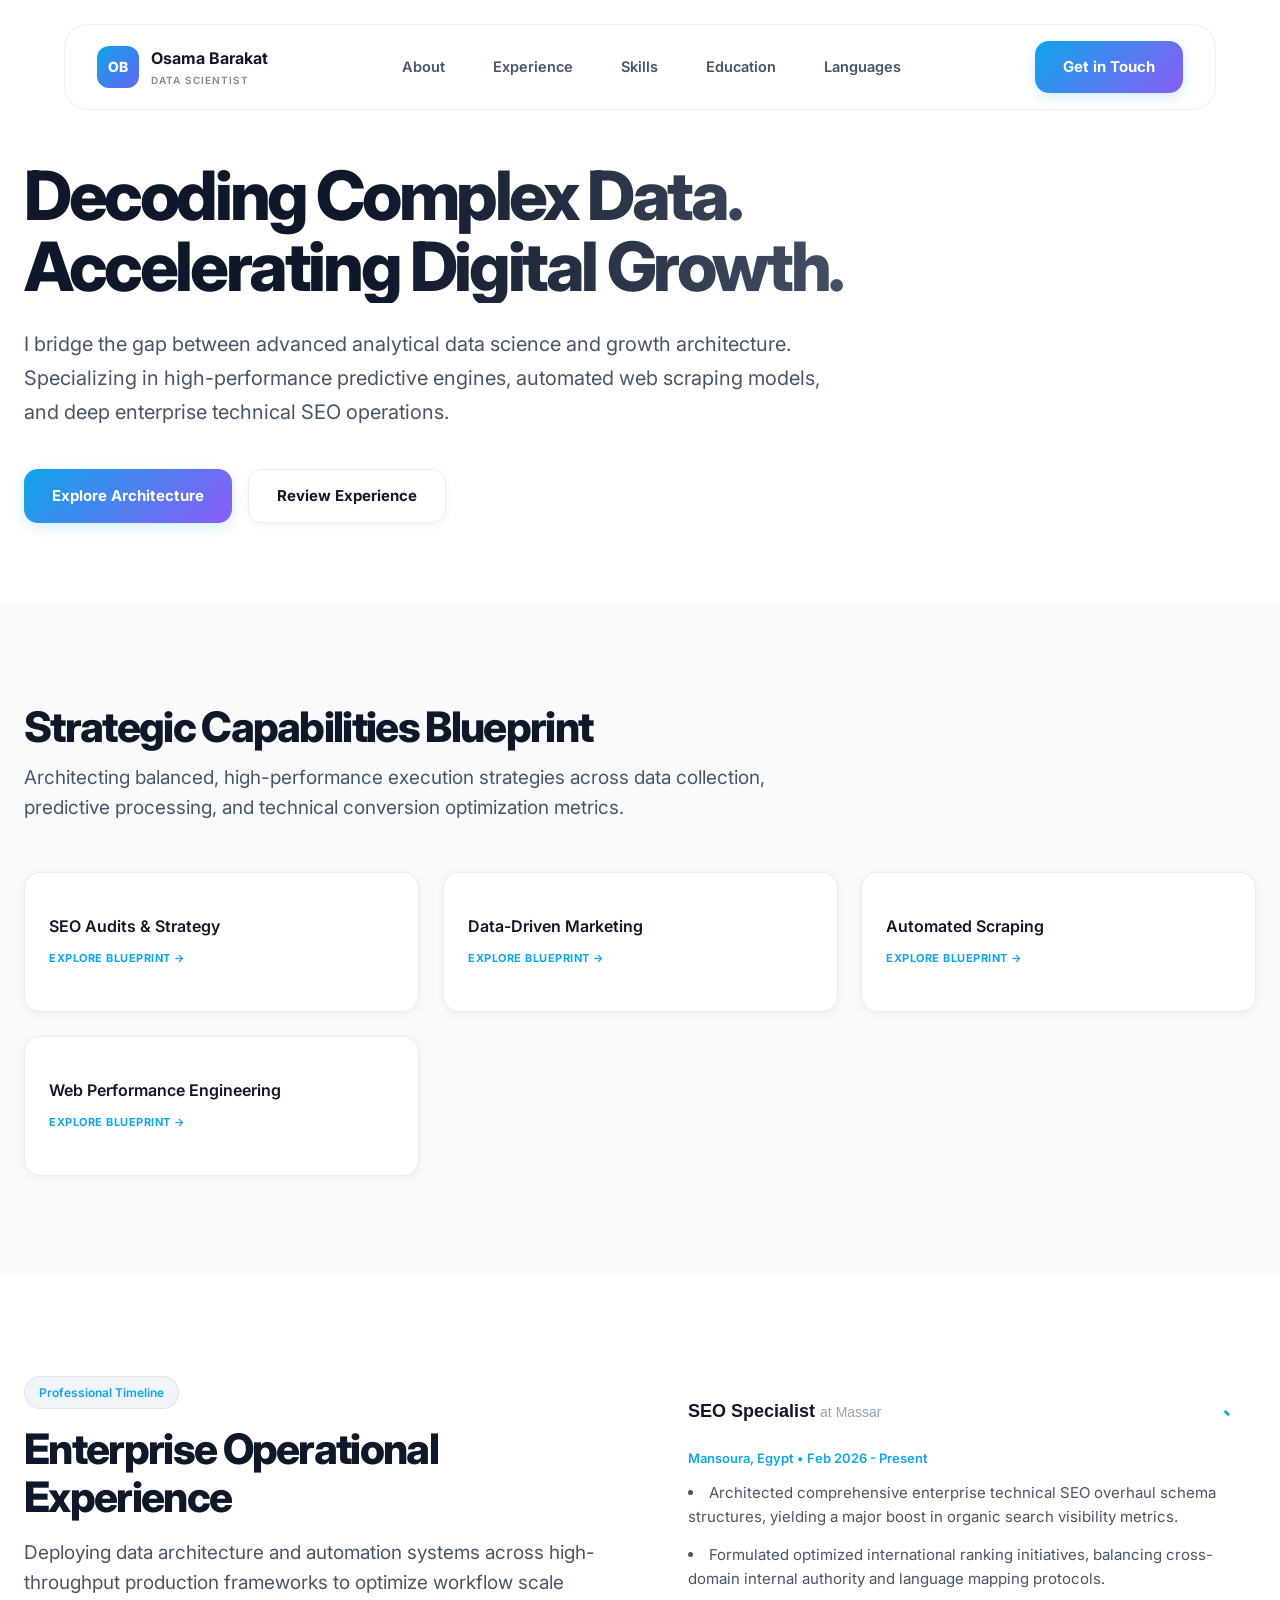
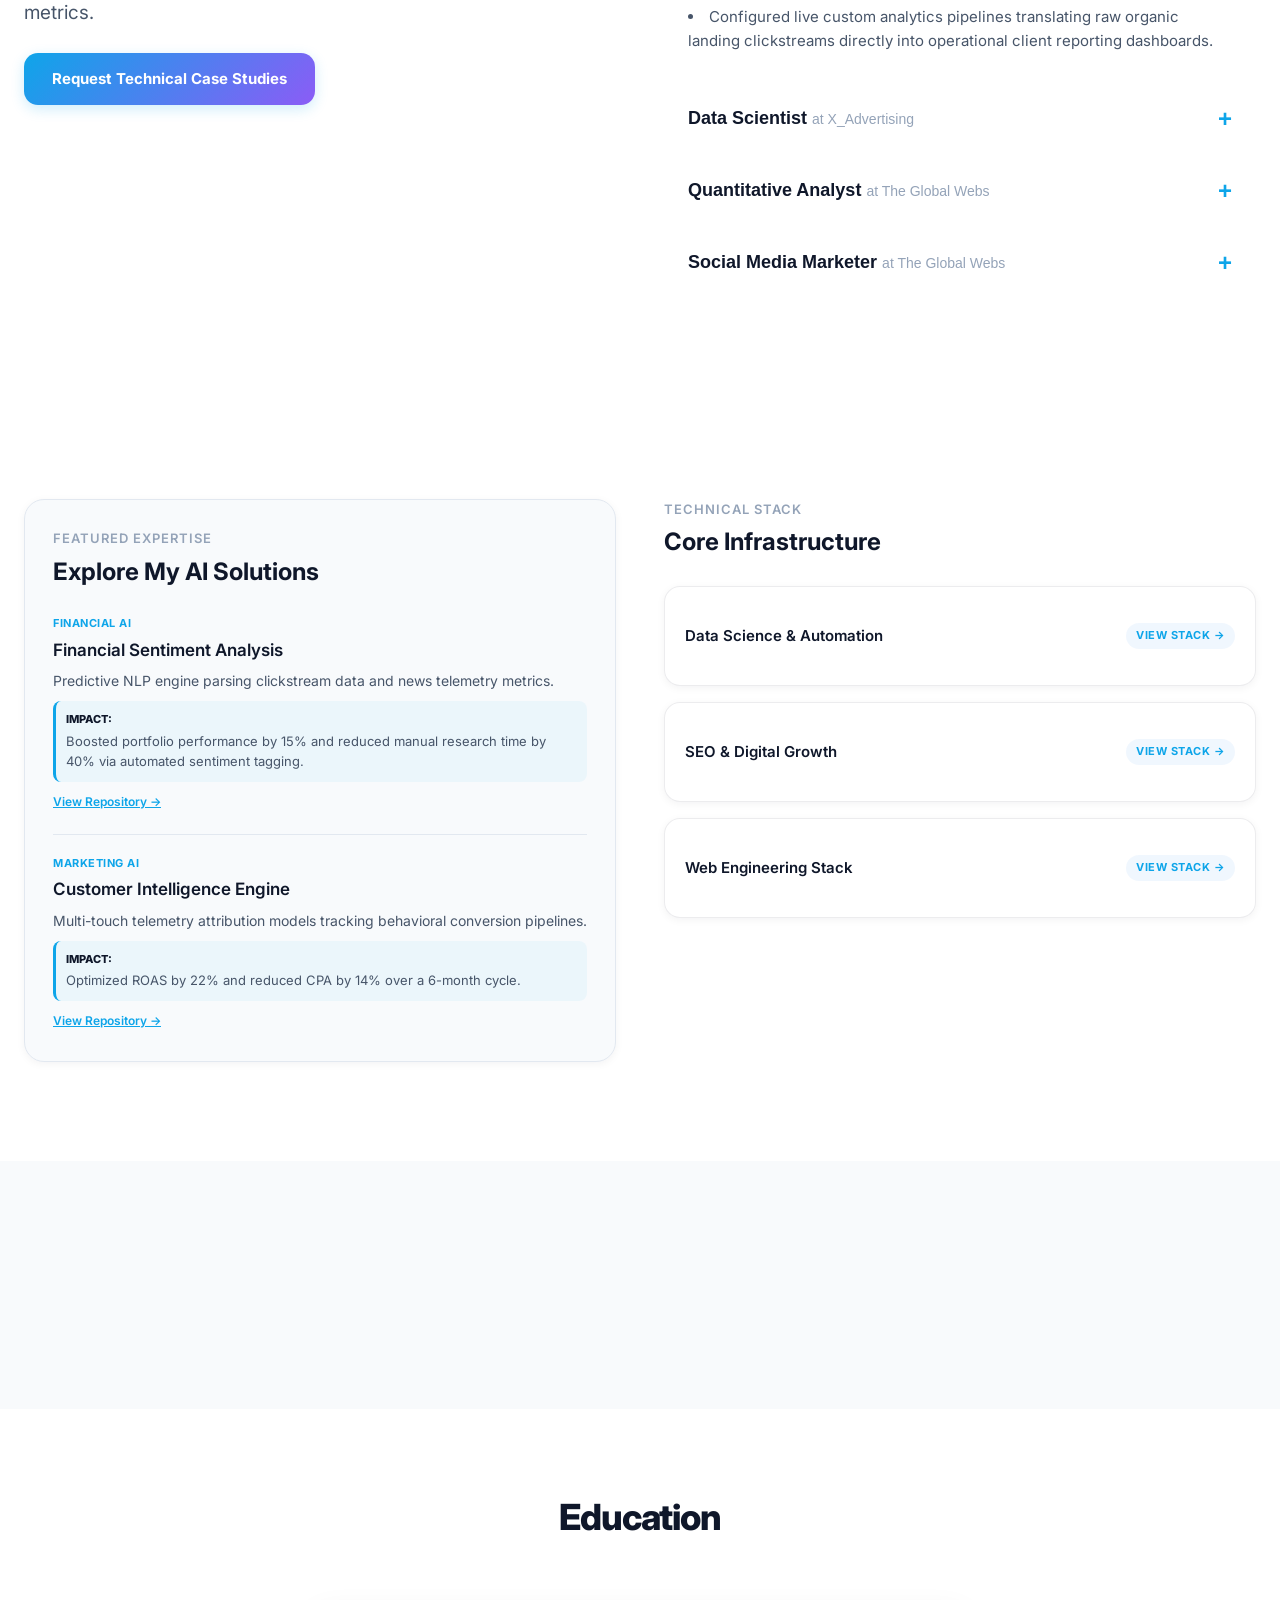
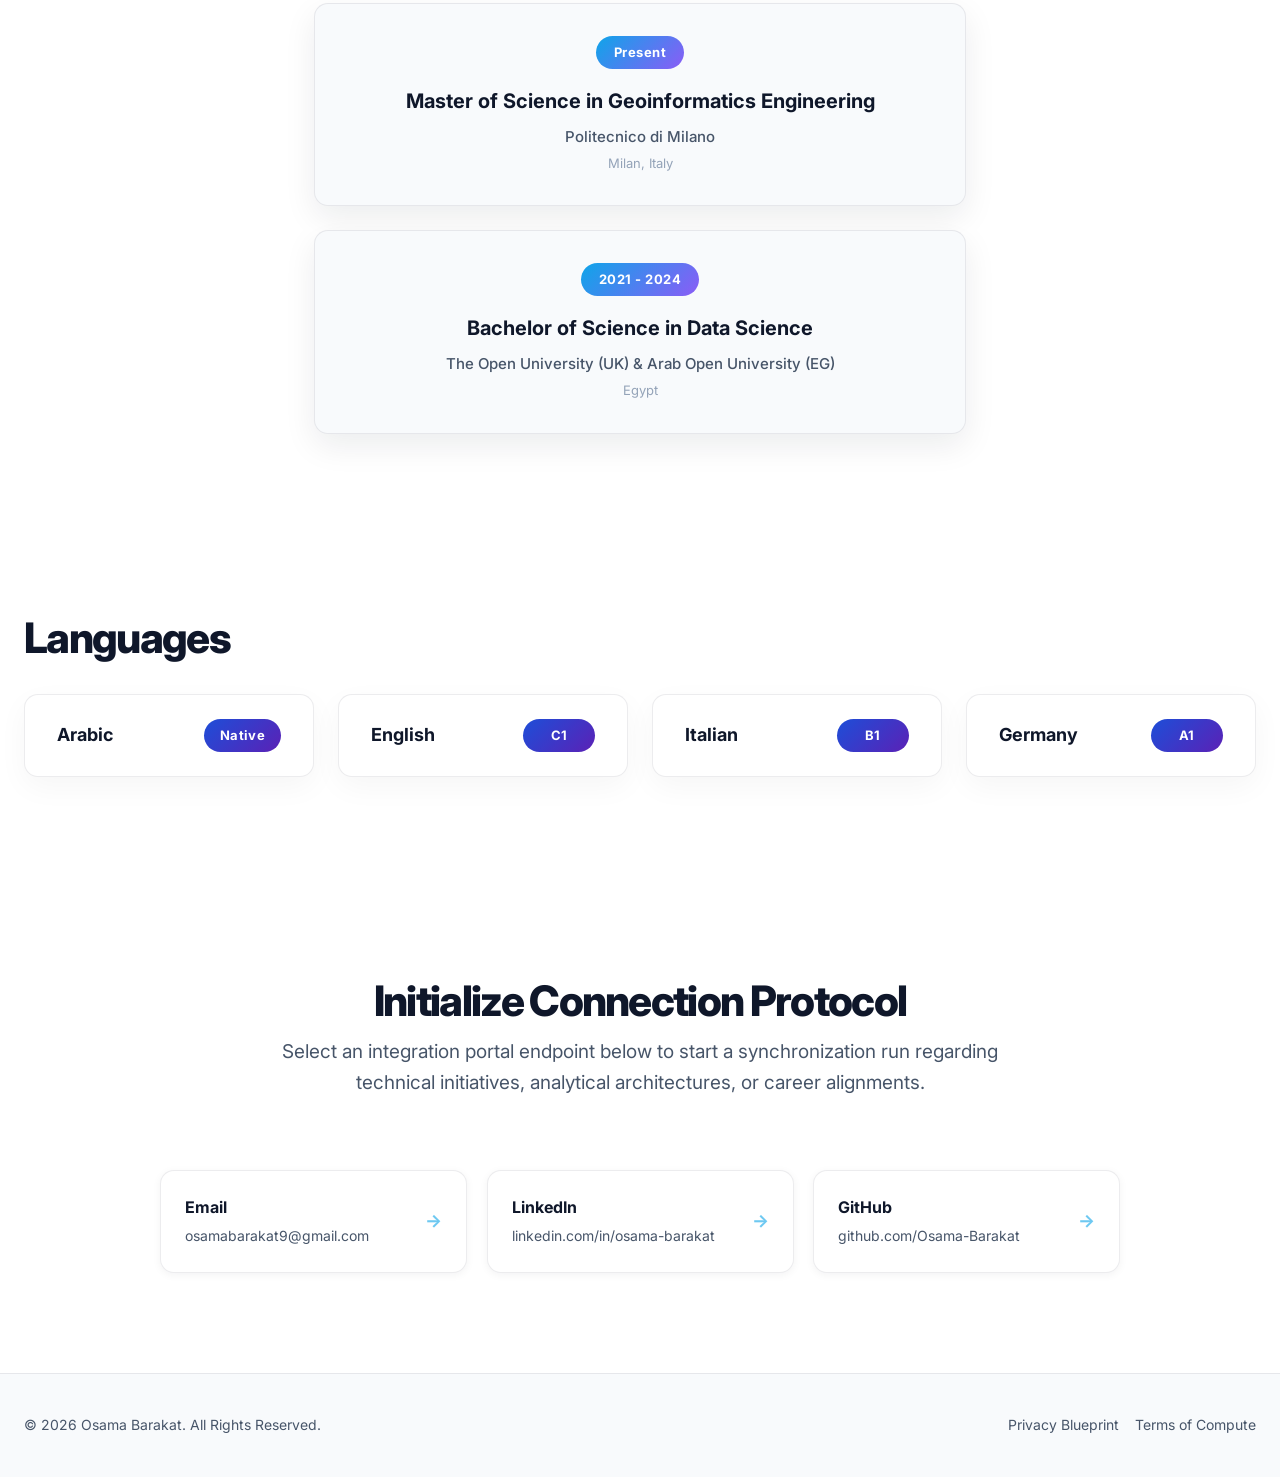
<file: index.html>
<!DOCTYPE html>
<html lang="en" data-theme="light">
<head>
    <!-- ======================================================================
       1. CORE META METRICS & STRUCTURAL GRAPH PRB-HEADERS
       ====================================================================== -->
    <meta charset="utf-8" />
    <meta name="viewport" content="width=device-width, initial-scale=1.0" />
    
    <!-- Dynamic Engine Title Injection Target -->
    <title id="meta-title"></title>
    <meta name="description" id="meta-desc" content="" />
    
    <!-- Primary Theme Vector Styling Token -->
    <meta name="theme-color" content="#0ea5e9" />

    <!-- Performance Infrastructure: Resource Hints & CDN Preconnections -->
    <link rel="preconnect" href="https://fonts.googleapis.com" />
    <link rel="preconnect" href="https://fonts.gstatic.com" crossorigin />
    <link href="https://fonts.googleapis.com/css2?family=Inter:wght@400;500;600;700;800&display=swap" rel="stylesheet" />

    <!-- Main Stylesheet Injection Layer -->
    <link rel="stylesheet" href="index.css" />
</head>
<body>

    <!-- Strict Keyboard Accessibility Requirement: Skip Navigation Vector Links -->
    <a class="skip-link" href="#main-content">Skip to main content</a>

    <!-- ======================================================================
       2. GLASSMORPHIC FLOATING HEADER INTERACTION REGISTRY
       ====================================================================== -->
    <header class="nav-header" id="app-navigation">
        <div class="nav-container">
            
            <!-- Brand Profile Identity Subsystem Area -->
            <a href="#" class="brand-block" id="nav-brand-link" aria-label="Home">
                <div class="brand-logo" id="nav-brand-logo" aria-hidden="true">OB</div>
                <div class="brand-text">
                    <span class="brand-title" id="nav-brand-title">Osama Barakat</span>
                    <span class="brand-subtitle" id="nav-brand-subtitle">DATA SCIENTIST</span>
                </div>
            </a>

            <!-- Standard Screen Space Navigation Subsystem Matrix -->
            <nav aria-label="Desktop Navigation View Menu">
                <ul class="nav-menu" id="desktop-primary-nav-menu">
                    <!-- Target Destination for Programmatic JavaScript Navigation Mapping Links -->
                </ul>
            </nav>

            <!-- Control Actions Array Shell -->
            <div class="nav-actions">
                <a href="#contact" class="btn btn--primary" id="desktop-nav-cta-btn">Get in Touch</a>
                
                <!-- Hamburger Trigger Mechanism optimized for Assistive Technology Overlays -->
                <button class="menu-toggle" id="mobile-menu-trigger" aria-expanded="false" aria-controls="mobile-navigation" aria-label="Toggle navigation">
                    <span class="burger-line"></span>
                    <span class="burger-line"></span>
                    <span class="burger-line"></span>
                </button>
            </div>
        </div>
    </header>

    <!-- ======================================================================
       3. OFF-CANVAS MOBILE RE-DRAW ARCHITECTURE SHEETS
       ====================================================================== -->
    <div class="mobile-overlay" id="mobile-nav-overlay" aria-hidden="true"></div>
    <div class="mobile-sheet" id="mobile-navigation" role="dialog" aria-modal="true" aria-label="Mobile Navigation Drawer Modal Menu Window">
        <!-- Target Core for Programmatic Mobile Application Link Injections -->
        <ul id="mobile-nav-menu" style="list-style: none; display: grid; gap: 16px;"></ul>
    </div>

    <!-- ======================================================================
       4. SYSTEM COMPONENT RUNTIME RUNWAY (MAIN ROUTING COMPONENT)
       ====================================================================== -->
    <main id="main-content" tabindex="-1">
        
        <!-- Section A: Hero Interface Matrix -->
        <section class="section hero-section">
            <div class="container">
                <!-- Programmatic Hero Engine Component Injections Mount Point -->
                <div class="hero-grid" id="hero-layout-viewport-root"></div>
            </div>
        </section>

        <!-- Section B: Performance Strategy Analytics Layer (Value Cards Portfolio Block) -->
        <section id="about" class="section" style="background-color: var(--bg-surface);">
            <div class="container">
                <h2 class="section-title" id="value-section-title"></h2>
                <p class="section-subtitle" id="value-section-subtitle"></p>
                <!-- Flexible Structural Target Mount Context supporting Mobile Swiper Modules -->
                <div class="cards-grid" id="value-cards-viewport-root"></div>
            </div>
        </section>

        <!-- Section C: Enterprise Operations / Experience Infrastructure -->
        <section id="experience" class="section">
            <div class="container">
                <div class="layout-split">
                    <!-- Executive Summary Columns Layer -->
                    <div id="experience-intro-viewport-root"></div>
                    <!-- Performance Stack Runtimes Accordion Container Matrix -->
                    <div id="experience-engine-viewport-root"></div>
                </div>
            </div>
        </section>

        <!-- Combined Expertise Matrix Engine Pipeline -->
        <section id="expertise-combined" class="section">
            <div class="container">
                <div class="layout-split">
                    <!-- Left Column: Featured Expertise (Will be sticky) -->
                    <div id="ai-solutions-viewport-root" class="sticky-column"></div>

                    <!-- Right Column: Technical Stack (Will scroll) -->
                    <div id="skills-matrix-viewport-root"></div>
                </div>
            </div>
        </section>

        <!-- Section D: Core Capabilities Matrix Architecture Section -->
        <section id="skills" class="section" style="background-color: var(--bg-surface);">
            <div class="container">
                <h2 class="section-title" id="skills-section-title"></h2>
                <p class="section-subtitle" id="skills-section-subtitle"></p>
                <!-- Target Component Block Container Shell -->
                <div class="cards-grid" id="skills-matrix-viewport-root"></div>
            </div>
        </section>

        <!-- Section E: Academic Foundation Timeline Subsystem Block (Centered Optimization Matrix) -->
        <section id="education" class="education-section">
            <div class="education-intro">
                <h2 id="education-section-title" class="education-title">Education</h2>
            </div>
            <div class="timeline-wrapper">
                <!-- Center Balanced Dynamic Timeline Generation Container -->
                <div id="education-engine-viewport-root" class="timeline-track"></div>
            </div>
        </section>   

        <!-- Section F: Localization / Polyglot Matrices Block Container Section -->
        <section id="languages" class="section" style="background-color: var(--bg-primary);">
            <div class="container">
                <h2 class="section-title" style="margin-bottom: 32px;">Languages</h2>
                <!-- Target Target Grid Interface Component Layout Mount Block -->
                <div id="languages-matrix-viewport-root" class="languages-grid"></div>
            </div>
        </section>

        <!-- Section G: Centered Communication Matrix Channels Routing Architecture Section -->
        <section id="contact" class="section">
            <div class="container contact-container-centered">
                <h2 class="section-title" id="contact-section-title"></h2>
                <p class="section-subtitle" id="contact-section-subtitle"></p>
                
                <!-- Multi-Channel Interaction Endpoint Container Node Grid Block -->
                <div id="contact-channels-viewport-root" class="contact-links-grid"></div>
            </div>
        </section>
    </main>

    <!-- ======================================================================
       5. SYSTEM CLOSURE MATRICES LAYER (FOOTER LOGIC UNIT)
       ====================================================================== -->
    <footer style="border-top: 1px solid var(--border-rgba); padding: 40px 0; background-color: var(--bg-surface); font-size: 14px; color: var(--text-secondary);">
        <div class="container" style="display: flex; justify-content: space-between; align-items: center; flex-wrap: wrap; gap: 16px;">
            <!-- Verification Cryptographic Tokens and Dynamic Temporal Chrono-Metrics -->
            <span>&copy; <span id="current-year-token"></span> <span id="footer-branding-token"></span></span>
            <!-- Metadata Links Dynamic Arrays Mount Container Block Node -->
            <div style="display: flex; gap: 16px;" id="footer-links-viewport-root"></div>
        </div>
    </footer>

    <!-- ======================================================================
       6. LOGICAL COMPILATION SYSTEM ROUTING ENGINES
       ====================================================================== -->
    <script src="index.js"></script>
</body>
</html>
</file>
<file: index.css>
/* ======================================================================
   1. ARCHITECTURAL TOKENS & DESIGN SYSTEM PRIMITIVES (Design System Tokens)
   ====================================================================== */
:root {
    /* Color Primitives: Dark Theme Base Default for high-end tech aesthetics */
    --bg-primary: #0b1220;
    --bg-surface: #0f172a;
    --bg-card: #111827;
    --bg-panel: #1e293b;
    
    --text-primary: #f8fafc;
    --text-secondary: #94a3b8;
    --text-muted: #64748b;
    
    --brand-primary: #0ea5e9;
    --brand-secondary: #8b5cf6;
    --brand-gradient: linear-gradient(135deg, #0ea5e9 0%, #8b5cf6 100%);
    
    --status-success: #10b981;
    --status-warning: #f59e0b;
    --status-danger: #ef4444;
    
    --border-rgba: rgba(148, 163, 184, 0.12);
    --shadow-sm: 0 2px 8px rgba(2, 6, 23, 0.15);
    --shadow-md: 0 12px 32px rgba(2, 6, 23, 0.25);
    --shadow-lg: 0 20px 50px rgba(2, 6, 23, 0.4);
    
    --radius-sm: 8px;
    --radius-md: 14px;
    --radius-lg: 22px;
    
    --max-width: 1340px;
    --container-width: 1200px;
    --transition-timing: cubic-bezier(0.16, 1, 0.3, 1);
    --transition-duration: 0.4s;
}

/* Light Theme Variant Override Mappings */
[data-theme="light"] {
    --bg-primary: #ffffff;
    --bg-surface: #f8fafc;
    --bg-card: #ffffff;
    --bg-panel: #f1f5f9;
    
    --text-primary: #0f172a;
    --text-secondary: #475569;
    --text-muted: #94a3b8;
    
    --border-rgba: rgba(15, 23, 42, 0.08);
    --shadow-sm: 0 2px 8px rgba(15, 23, 42, 0.05);
    --shadow-md: 0 12px 32px rgba(15, 23, 42, 0.08);
    --shadow-lg: 0 12px 50px rgba(15, 23, 42, 0.12);
}

/* ======================================================================
   2. GLOBAL RESET & A11Y PRIMITIVES (Reset, Typography, Layout Containers)
   ====================================================================== */
*, *::before, *::after {
    box-sizing: border-box;
    margin: 0;
    padding: 0;
}

html {
    scroll-behavior: smooth;
    text-size-adjust: 100%;
}

body {
    font-family: 'Inter', system-ui, -apple-system, sans-serif;
    background-color: var(--bg-primary);
    color: var(--text-primary);
    line-height: 1.6;
    overflow-x: hidden;
    text-rendering: optimizeLegibility;
    -webkit-font-smoothing: antialiased;
    transition: background-color var(--transition-duration) var(--transition-timing), 
                color var(--transition-duration) var(--transition-timing);
}

/* Keyboard Accessibility - Strict Focus Indicators */
*:focus-visible {
    outline: 3px solid var(--brand-primary);
    outline-offset: 4px;
}

/* Screen-Reader Navigation Shortcut Link */
.skip-link {
    position: absolute;
    top: -10000px;
    left: 20px;
    background: var(--brand-gradient);
    color: #ffffff;
    padding: 12px 24px;
    border-radius: var(--radius-sm);
    font-weight: 700;
    z-index: 9999;
    text-decoration: none;
    transition: top 0.2s ease;
}

.skip-link:focus {
    top: 20px;
}

/* Grid Layout Constraints Boundary */
.container {
    width: 100%;
    max-width: var(--max-width);
    margin-left: auto;
    margin-right: auto;
    padding-left: 24px;
    padding-right: 24px;
}

.section {
    padding: 100px 0;
}

/* Standard Typography System Blocks */
.section-title {
    font-size: clamp(28px, 4vw, 42px);
    font-weight: 800;
    letter-spacing: -0.04em;
    margin-bottom: 12px;
    line-height: 1.15;
}

.section-subtitle {
    font-size: clamp(16px, 2vw, 19px);
    color: var(--text-secondary);
    max-width: 760px;
    margin-bottom: 48px;
}

/* ======================================================================
   3. BASE INTERACTIVE INTERFACES & UI PRIMITIVES (Buttons, Chips, Toggles)
   ====================================================================== */
.btn {
    display: inline-flex;
    align-items: center;
    justify-content: center;
    gap: 10px;
    padding: 14px 28px;
    border-radius: var(--radius-md);
    font-weight: 700;
    font-size: 15px;
    text-decoration: none;
    cursor: pointer;
    border: 1px solid var(--border-rgba);
    background-color: var(--bg-card);
    color: var(--text-primary);
    box-shadow: var(--shadow-sm);
    transform: translateZ(0); /* Force GPU Layer Isolation */
    will-change: transform, box-shadow;
    transition: transform 0.2s var(--transition-timing), 
                box-shadow 0.2s var(--transition-timing), 
                background-color 0.2s ease;
}

.btn:hover {
    transform: translateY(-2px);
    box-shadow: var(--shadow-md);
}

.btn--primary {
    background: var(--brand-gradient);
    color: #ffffff !important;
    border: none;
    box-shadow: 0 4px 14px rgba(14, 165, 233, 0.2);
}

.btn--primary:hover {
    box-shadow: 0 6px 20px rgba(14, 165, 233, 0.35);
}

.btn--ghost {
    background: transparent;
    border-color: var(--border-rgba);
}

.chip {
    display: inline-flex;
    padding: 6px 14px;
    background-color: var(--bg-panel);
    border: 1px solid var(--border-rgba);
    border-radius: 999px;
    font-size: 12px;
    font-weight: 600;
    color: var(--text-secondary);
    transition: background-color 0.2s ease;
}

.theme-btn {
    background: transparent;
    border: 1px solid var(--border-rgba);
    color: var(--text-primary);
    width: 40px;
    height: 40px;
    border-radius: var(--radius-sm);
    cursor: pointer;
    display: grid;
    place-items: center;
    transition: background-color 0.2s ease, transform 0.2s ease;
}

.theme-btn:hover {
    background-color: var(--border-rgba);
    transform: scale(1.04);
}

.menu-toggle {
    display: none;
    flex-direction: column;
    justify-content: space-between;
    width: 24px;
    height: 18px;
    background: transparent;
    border: none;
    cursor: pointer;
    padding: 0;
    z-index: 1100;
}

.menu-toggle .burger-line {
    width: 100%;
    height: 2px;
    background-color: var(--text-primary);
    border-radius: 2px;
    transition: all 0.3s cubic-bezier(0.16, 1, 0.3, 1);
}

.menu-toggle.burger-active .burger-line:nth-child(1) { transform: translateY(8px) rotate(45deg); }
.menu-toggle.burger-active .burger-line:nth-child(2) { opacity: 0; }
.menu-toggle.burger-active .burger-line:nth-child(3) { transform: translateY(-8px) rotate(-45deg); }

/* ======================================================================
   4. PREMIUM NAVIGATION SHELL & BRAND LAYOUT SYSTEM (Navigation Architecture)
   ====================================================================== */
.nav-header {
    position: fixed;
    top: 24px;
    left: 50%;
    transform: translateX(-50%) translateZ(0);
    width: 90%;
    max-width: 1200px;
    background: rgba(255, 255, 255, 0.75);
    backdrop-filter: blur(12px);
    -webkit-backdrop-filter: blur(12px);
    border: 1px solid rgba(0, 0, 0, 0.06);
    border-radius: 24px;
    padding: 16px 32px;
    z-index: 1000;
    transition: all 0.4s cubic-bezier(0.16, 1, 0.3, 1);
}

.nav-header.header-scrolled {
    top: 12px;
    padding: 10px 32px;
    background: rgba(11, 18, 32, 0.85);
    box-shadow: 0 16px 36px -12px rgba(2, 6, 23, 0.4);
}

[data-theme="dark"] .nav-header {
    background: rgba(15, 23, 42, 0.7);
    border-color: rgba(255, 255, 255, 0.08);
}

[data-theme="dark"] .nav-header.header-scrolled {
    background: rgba(15, 23, 42, 0.9);
    box-shadow: 0 12px 40px -12px rgba(0, 0, 0, 0.5);
}

[data-theme="light"] .nav-header.header-scrolled {
    background: rgba(255, 255, 255, 0.9) !important;
    box-shadow: 0 12px 32px -10px rgba(0, 0, 0, 0.06) !important;
}

.nav-container {
    display: flex;
    align-items: center;
    justify-content: space-between;
}

.brand-block {
    display: flex;
    align-items: center;
    gap: 12px;
    text-decoration: none;
    min-width: 0;
    flex-shrink: 1;
}

.brand-logo {
    width: 42px;
    height: 42px;
    background: linear-gradient(135deg, #0ea5e9, #6366f1);
    color: #ffffff;
    font-weight: 800;
    font-size: 14px;
    display: flex;
    align-items: center;
    justify-content: center;
    border-radius: 12px;
    flex-shrink: 0;
}

.brand-text {
    display: flex;
    flex-direction: column;
    min-width: 0;
    flex-shrink: 1;
}

.brand-title {
    font-size: 16px;
    font-weight: 700;
    color: var(--text-primary);
    white-space: nowrap;
    overflow: hidden;
    text-overflow: clip;
}

.brand-subtitle {
    font-size: 10px;
    font-weight: 600;
    letter-spacing: 1px;
    color: var(--text-secondary);
    opacity: 0.7;
    text-transform: uppercase;
    white-space: nowrap;
}

.nav-menu {
    display: flex;
    align-items: center;
    list-style: none;
    margin: 0;
    padding: 0;
    gap: 40px;
}

.nav-link {
    font-size: 14.5px;
    font-weight: 600;
    color: var(--text-secondary);
    text-decoration: none;
    position: relative;
    padding: 8px 4px;
    display: inline-block;
    transition: color 0.3s cubic-bezier(0.25, 1, 0.5, 1);
}

.nav-link:hover {
    color: var(--text-primary);
}

.nav-link::after {
    content: '';
    position: absolute;
    bottom: -2px;
    left: 0;
    width: 100%;
    height: 2px;
    background: var(--brand-gradient);
    border-radius: 4px;
    transform: scaleX(0);
    transform-origin: right;
    transition: transform 0.35s cubic-bezier(0.16, 1, 0.3, 1);
    opacity: 0.85;
}

.nav-link.active-nav-item {
    color: var(--brand-primary) !important;
    font-weight: 700;
}

.nav-link.active-nav-item::after {
    transform: scaleX(1);
    transform-origin: left;
}

.nav-actions {
    display: flex;
    align-items: center;
    gap: 16px;
}

/* ======================================================================
   5. STRUCTURAL GRID PATTERNS & DISPLAY CONTAINERS (Layout Frameworks)
   ====================================================================== */
.hero-section {
    padding-top: 160px;
    padding-bottom: 80px;
}

.hero-grid {
    display: grid;
    grid-template-columns: 1fr;
    gap: 32px;
}

.hero-title {
    font-size: clamp(36px, 6vw, 68px);
    font-weight: 800;
    line-height: 1.05;
    letter-spacing: -0.05em;
    margin-bottom: 24px;
    background: linear-gradient(to right, var(--text-primary) 40%, var(--text-secondary));
    -webkit-background-clip: text;
    -webkit-text-fill-color: transparent;
}

.hero-desc {
    font-size: clamp(16px, 2.5vw, 20px);
    color: var(--text-secondary);
    max-width: 820px;
    margin-bottom: 40px;
    line-height: 1.7;
}

.cards-grid {
    display: grid;
    grid-template-columns: repeat(auto-fit, minmax(320px, 1fr));
    gap: 24px;
}

.layout-split {
    display: grid;
    grid-template-columns: 1fr;
    gap: 32px;
}

@media (min-width: 992px) {
    .layout-split { grid-template-columns: 1fr 1fr; gap: 48px; }
}

.panel-card {
    background-color: var(--bg-card);
    border: 1px solid var(--border-rgba);
    border-radius: var(--radius-md);
    padding: 32px;
    box-shadow: var(--shadow-sm);
    position: relative;
    transform: translateZ(0); 
    will-change: transform, box-shadow;
    transition: transform var(--transition-duration) var(--transition-timing),
                box-shadow var(--transition-duration) var(--transition-timing);
}

.panel-card:hover {
    transform: translateY(-6px);
    box-shadow: var(--shadow-lg);
}

.panel-card::before {
    content: "";
    position: absolute;
    top: 0; left: 0; right: 0;
    height: 4px;
    background: var(--brand-gradient);
    transform: scaleX(0);
    transform-origin: left;
    transition: transform 0.4s var(--transition-timing);
}

.panel-card:hover::before {
    transform: scaleX(1);
}

.panel-icon {
    width: 48px;
    height: 48px;
    border-radius: var(--radius-sm);
    background: rgba(14, 165, 233, 0.1);
    color: var(--brand-primary);
    display: grid;
    place-items: center;
    margin-bottom: 24px;
}

.panel-heading {
    font-size: 20px;
    font-weight: 700;
    margin-bottom: 12px;
}

.panel-body {
    font-size: 15px;
    color: var(--text-secondary);
    margin-bottom: 20px;
}

.panel-tags {
    display: flex;
    flex-wrap: wrap;
    gap: 8px;
}

.expertise-matrix-grid-container {
    max-width: var(--container-width, 1200px);
    margin: 0 auto 60px auto;
    padding: 0 24px;
    display: grid;
    grid-template-columns: 1fr 1fr;
    gap: 32px;
    align-items: start;
}


/* ======================================================================
   6. INTERACTIVE TRANSITION COMPONENTS & UI ACCORDIONS (State Accordions)
   ====================================================================== */

.accordion-trigger {
    width: 100%;
    display: flex;
    justify-content: space-between;
    align-items: center;
    padding: 24px;
    background: transparent;
    border: none;
    color: var(--text-primary);
    font-size: 18px;
    font-weight: 700;
    text-align: left;
    cursor: pointer;
}

.accordion-icon {
    font-size: 24px;
    line-height: 1;
    color: var(--brand-primary);
    transition: transform 0.3s var(--transition-timing);
    will-change: transform;
}

.accordion-panel {
    max-height: 0;
    overflow: hidden;
    will-change: max-height;
    transition: max-height 0.35s cubic-bezier(0.4, 0, 0.2, 1);
}

.accordion-body {
    padding: 0 24px 24px 24px;
    color: var(--text-secondary);
    font-size: 15px;
}

.accordion-body ul {
    list-style-position: inside;
    display: grid;
    gap: 8px;
}

.accordion-item--open .accordion-icon {
    transform: rotate(45deg);
}

.skill-matrix-card {
    display: flex;
    flex-direction: column;
    justify-content: space-between;
    height: 100%;
}

.skill-chip {
    background-color: rgba(14, 165, 233, 0.08);
    color: var(--brand-primary);
    border: 1px solid rgba(14, 165, 233, 0.2);
    transition: all 0.2s var(--transition-timing);
}

.skill-matrix-card:hover .skill-chip {
    background-color: var(--brand-primary);
    color: #ffffff;
} 


/* ======================================================================
   7. OFF-CANVAS SLIDING INTERFACES & PORT DRAWER COMPANIONS (Drawers & Sheets)
   ====================================================================== */
.mobile-overlay {
    position: fixed;
    inset: 0;
    background-color: rgba(11, 18, 32, 0.8);
    backdrop-filter: blur(8px);
    z-index: 999;
    opacity: 0;
    pointer-events: none;
    transition: opacity 0.3s ease;
}

.mobile-overlay.visible {
    opacity: 1;
    pointer-events: auto;
}

.mobile-sheet {
    position: fixed;
    top: 90px;
    left: 4%;
    width: 92%;
    background: rgba(255, 255, 255, 0.98);
    border: 1px solid rgba(0, 0, 0, 0.06);
    border-radius: 20px;
    padding: 24px;
    box-shadow: 0 20px 40px rgba(0,0,0,0.1);
    transform: translateY(-20px);
    opacity: 0;
    pointer-events: none;
    transition: all 0.3s cubic-bezier(0.16, 1, 0.3, 1);
    z-index: 999;
}

[data-theme="dark"] .mobile-sheet {
    background: rgba(15, 23, 42, 0.98);
    border-color: rgba(255, 255, 255, 0.08);
}

.mobile-sheet.visible {
    transform: translateY(0);
    opacity: 1;
    pointer-events: auto;
}

/* ======================================================================
   8. PORTAL MODAL OVERLAYS (Skills & Strategic Blueprints Architecture)
   ====================================================================== */
.skills-modal-overlay-portal,
.blueprint-modal-overlay-portal {
    position: fixed;
    top: 0;
    left: 0;
    width: 100vw;
    height: 100vh;
    background: rgba(0, 0, 0, 0.4);
    backdrop-filter: blur(8px);
    -webkit-backdrop-filter: blur(8px);
    display: flex;
    align-items: center;
    justify-content: center;
    opacity: 0;
    pointer-events: none;
    transition: opacity 0.3s ease;
}

.skills-modal-overlay-portal { z-index: 2100; }
.blueprint-modal-overlay-portal { z-index: 2200; }

.skills-modal-overlay-portal.portal-visible,
.blueprint-modal-overlay-portal.portal-visible {
    opacity: 1;
    pointer-events: auto;
}

.skills-modal-content-card,
.blueprint-modal-content-card {
    width: 90%;
    background: var(--bg-surface, #ffffff);
    border-radius: 20px;
    box-shadow: 0 12px 40px rgba(0, 0, 0, 0.15);
    transform: scale(0.9);
    transition: transform 0.3s cubic-bezier(0.4, 0, 0.2, 1);
    text-align: left;
}

.skills-modal-content-card { max-width: 480px; padding: 28px; }
.blueprint-modal-content-card { max-width: 520px; padding: 32px; }

.skills-modal-overlay-portal.portal-visible .skills-modal-content-card,
.blueprint-modal-overlay-portal.portal-visible .blueprint-modal-content-card {
    transform: scale(1);
}

/* ======================================================================
   9. EDUCATION CENTERING AND LANGUAGE GRID MATRICES (Custom Domain Modules)
   ====================================================================== */
.education-section {
    width: 100%;
    margin: 80px auto;
    display: flex;
    flex-direction: column;
    align-items: center;
    justify-content: center;
    box-sizing: border-box;
    text-align: center;
}

.education-intro {
    width: 100%;
    max-width: 750px;
    padding: 0 24px;
    margin-bottom: 48px;
    box-sizing: border-box;
}

.education-title {
    font-size: clamp(28px, 4vw, 36px);
    font-weight: 800;
    color: var(--text-primary);
    margin-bottom: 8px;
    letter-spacing: -0.03em;
}

.timeline-wrapper {
    width: 100%;
    max-width: 700px;
    padding: 0 24px;
    box-sizing: border-box;
    display: flex;
    justify-content: center;
}

.timeline-track {
    position: relative;
    display: flex;
    flex-direction: column;
    gap: 24px;
    width: 100%;
}

.timeline-card {
    padding: 32px;
    background: var(--bg-surface);
    border-radius: var(--radius-md);
    box-shadow: var(--shadow-md);
    border: 1px solid var(--border-rgba);
    width: 100%;
    box-sizing: border-box;
    text-align: center;
    transition: transform 0.3s var(--transition-timing);
}

.timeline-card:hover {
    transform: translateY(-4px);
    box-shadow: var(--shadow-lg);
}

.timeline-badge {
    display: inline-block;
    background: var(--brand-gradient);
    color: #ffffff;
    padding: 6px 18px;
    font-size: 13px;
    font-weight: 700;
    border-radius: 999px;
    margin-bottom: 16px;
    letter-spacing: 0.5px;
}

.languages-grid {
    display: grid;
    grid-template-columns: repeat(auto-fit, minmax(280px, 1fr));
    gap: 24px;
    width: 100%;
    box-sizing: border-box;
}

.lang-card {
    display: flex;
    justify-content: space-between;
    align-items: center;
    padding: 24px 32px;
    background-color: var(--bg-card);
    border: 1px solid var(--border-rgba);
    border-radius: var(--radius-md);
    box-shadow: 0 10px 30px rgba(0, 0, 0, 0.04);
    box-sizing: border-box;
    transition: transform 0.3s var(--transition-timing), box-shadow 0.3s var(--transition-timing);
}

[data-theme="dark"] .lang-card {
    box-shadow: 0 10px 30px rgba(0, 0, 0, 0.25);
}

.lang-card:hover {
    transform: translateY(-2px);
    box-shadow: var(--shadow-md);
}

.lang-name {
    font-size: 18px;
    font-weight: 700;
    color: var(--text-primary);
}

.lang-badge {
    display: inline-flex;
    align-items: center;
    justify-content: center;
    min-width: 72px;
    padding: 6px 16px;
    background: linear-gradient(135deg, #1d4ed8 0%, #5b21b6 100%);
    color: #ffffff;
    font-size: 13px;
    font-weight: 700;
    border-radius: 20px;
    box-sizing: border-box;
    letter-spacing: 0.3px;
}

/* ======================================================================
   10. INTERACTIVE CONTACT CHANNELS MATRIX LAYOUT (Contact Integration)
   ====================================================================== */
.contact-container-centered {
    display: flex;
    flex-direction: column;
    align-items: center;
    text-align: center;
}

.contact-links-grid {
    display: grid;
    grid-template-columns: repeat(auto-fit, minmax(280px, 1fr));
    gap: 20px;
    width: 100%;
    max-width: 960px;
    margin-top: 24px;
    box-sizing: border-box;
}

.contact-channel-card {
    display: flex;
    align-items: center;
    gap: 20px;
    padding: 24px;
    background-color: var(--bg-card);
    border: 1px solid var(--border-rgba);
    border-radius: var(--radius-md);
    box-shadow: var(--shadow-sm);
    text-decoration: none;
    color: inherit;
    text-align: left;
    transform: translateZ(0);
    will-change: transform, box-shadow, border-color;
    transition: transform 0.3s var(--transition-timing),
                box-shadow 0.3s var(--transition-timing),
                border-color 0.3s var(--transition-timing);
}

.contact-channel-card:hover {
    transform: translateY(-4px);
    box-shadow: var(--shadow-md);
    border-color: var(--brand-primary);
}

.channel-icon {
    font-size: 32px;
    width: 54px;
    height: 54px;
    background: rgba(14, 165, 233, 0.08);
    border-radius: var(--radius-sm);
    display: grid;
    place-items: center;
    flex-shrink: 0;
}

.channel-meta {
    flex-grow: 1;
    min-width: 0;
}

.channel-type {
    display: block;
    font-size: 16px;
    font-weight: 700;
    color: var(--text-primary);
    margin-bottom: 2px;
}

.channel-details {
    font-size: 14px;
    color: var(--text-secondary);
    white-space: nowrap;
    overflow: hidden;
    text-overflow: ellipsis;
}

.channel-arrow {
    font-size: 18px;
    color: var(--brand-primary);
    font-weight: 700;
    opacity: 0.6;
    transform: translateX(0);
    transition: transform 0.2s ease, opacity 0.2s ease;
}

.contact-channel-card:hover .channel-arrow {
    opacity: 1;
    transform: translateX(4px);
}

/* ======================================================================
   11. KINEMATIC LIVE LOGO SYSTEM (CONTINUOUS AMBIENT ENGINE)
   ====================================================================== */
#interactive-magnetic-logo {
    position: relative;
    display: inline-block;
    perspective: 1000px;
    transform-style: preserve-3d;
    user-select: none;
    -webkit-user-select: none;
    animation: ambientKineticOrbiter 6s ease-in-out infinite;
    will-change: transform;
}

#interactive-magnetic-logo .brand-logo {
    background: linear-gradient(135deg, var(--brand-primary), var(--brand-secondary));
    position: relative;
    transform: translateZ(24px);
    box-shadow: 0 8px 24px rgba(14, 165, 233, 0.25);
    transition: box-shadow 0.3s ease;
}

#interactive-magnetic-logo::after {
    content: '';
    position: absolute;
    inset: -2px;
    border-radius: 12px;
    background: linear-gradient(135deg, var(--brand-primary), var(--brand-secondary));
    z-index: -1;
    opacity: 0.6;
    filter: blur(8px);
    animation: continuousAuraPulse 3s ease-in-out infinite alternate;
    will-change: transform, opacity;
}

@keyframes ambientKineticOrbiter {
    0% { transform: translate3d(0, 0, 0) rotateX(6deg) rotateY(-8deg); }
    25% { transform: translate3d(2px, -4px, 10px) rotateX(-4deg) rotateY(6deg); }
    50% { transform: translate3d(-3px, -2px, 0px) rotateX(8deg) rotateY(8deg); }
    75% { transform: translate3d(1px, -5px, 10px) rotateX(-6deg) rotateY(-4deg); }
    100% { transform: translate3d(0, 0, 0) rotateX(6deg) rotateY(-8deg); }
}

@keyframes continuousAuraPulse {
    0% { transform: scale(0.96); opacity: 0.4; filter: blur(6px); }
    100% { transform: scale(1.08); opacity: 0.8; filter: blur(12px); }
}

/* ======================================================================
   12. STABLE RESPONSIVE LAYOUT CONSTRAINTS (Unified Media Breakpoints)
   ====================================================================== */

/* Standard Responsive Breakpoint Pipeline */
@media (max-width: 768px) {
    .nav-header { 
        width: 92%; 
        padding: 14px 20px; 
    }
    .nav-header.header-scrolled { 
        padding: 10px 20px; 
    }
    nav[aria-label="Desktop Navigation View Menu"], #desktop-nav-cta-btn { 
        display: none !important; 
    }
    
    .nav-container { 
        display: flex;
        justify-content: center;
        align-items: center;
        position: relative;
        width: 100%;
    }
    
    .menu-toggle { 
        display: flex; 
        position: absolute;
        right: 4px;
        top: 50%;
        transform: translateY(-50%);
    }

    .brand-block { gap: 14px; }
    .brand-logo { width: 52px !important; height: 52px !important; font-size: 16px !important; border-radius: 14px; }
    .brand-title { font-size: 20px !important; }
    .brand-subtitle { font-size: 11px !important; letter-spacing: 1.2px; }

    .expertise-matrix-grid-container {
        grid-template-columns: 1fr;
        gap: 0;
        padding: 0;
    }
}

/* Fluid scaling threshold modification for ultra-narrow mobile displays */
@media (max-width: 400px) {
    .brand-block { gap: 10px; }
    .brand-title { font-size: 18px !important; }
    .brand-logo { width: 46px !important; height: 46px !important; font-size: 14px !important; }
    .brand-subtitle { font-size: 10px !important; }
}

/* Rigid Compact Constraints for Narrow Viewports */
@media (max-width: 580px) {
    .languages-grid {
        grid-template-columns: repeat(2, 1fr) !important;
        gap: 12px !important;
    }

    .lang-card {
        padding: 14px 16px !important;
        flex-direction: column !important;
        gap: 8px !important;
        text-align: center;
    }

    .lang-name { font-size: 15px !important; }
    .lang-badge { min-width: 60px !important; padding: 4px 10px !important; font-size: 11px !important; }

    .contact-links-grid {
        grid-template-columns: 1fr !important;
        gap: 10px !important;
    }

    .contact-channel-card { padding: 12px 16px !important; gap: 12px !important; }
    .channel-icon { font-size: 20px !important; width: 38px !important; height: 38px !important; }
    .channel-type { font-size: 14px !important; }
    .channel-details { font-size: 12px !important; }
    .channel-arrow { display: none !important; } 
}

/* Sticky Column Logic for Expertise Section */
.sticky-column {
    position: sticky;
    top: 120px; /* Aligns with your navbar offset */
    align-self: flex-start;
}

/* Ensure the parent container can hold the sticky element */
#expertise-combined {
    align-items: flex-start;
}
</file>
